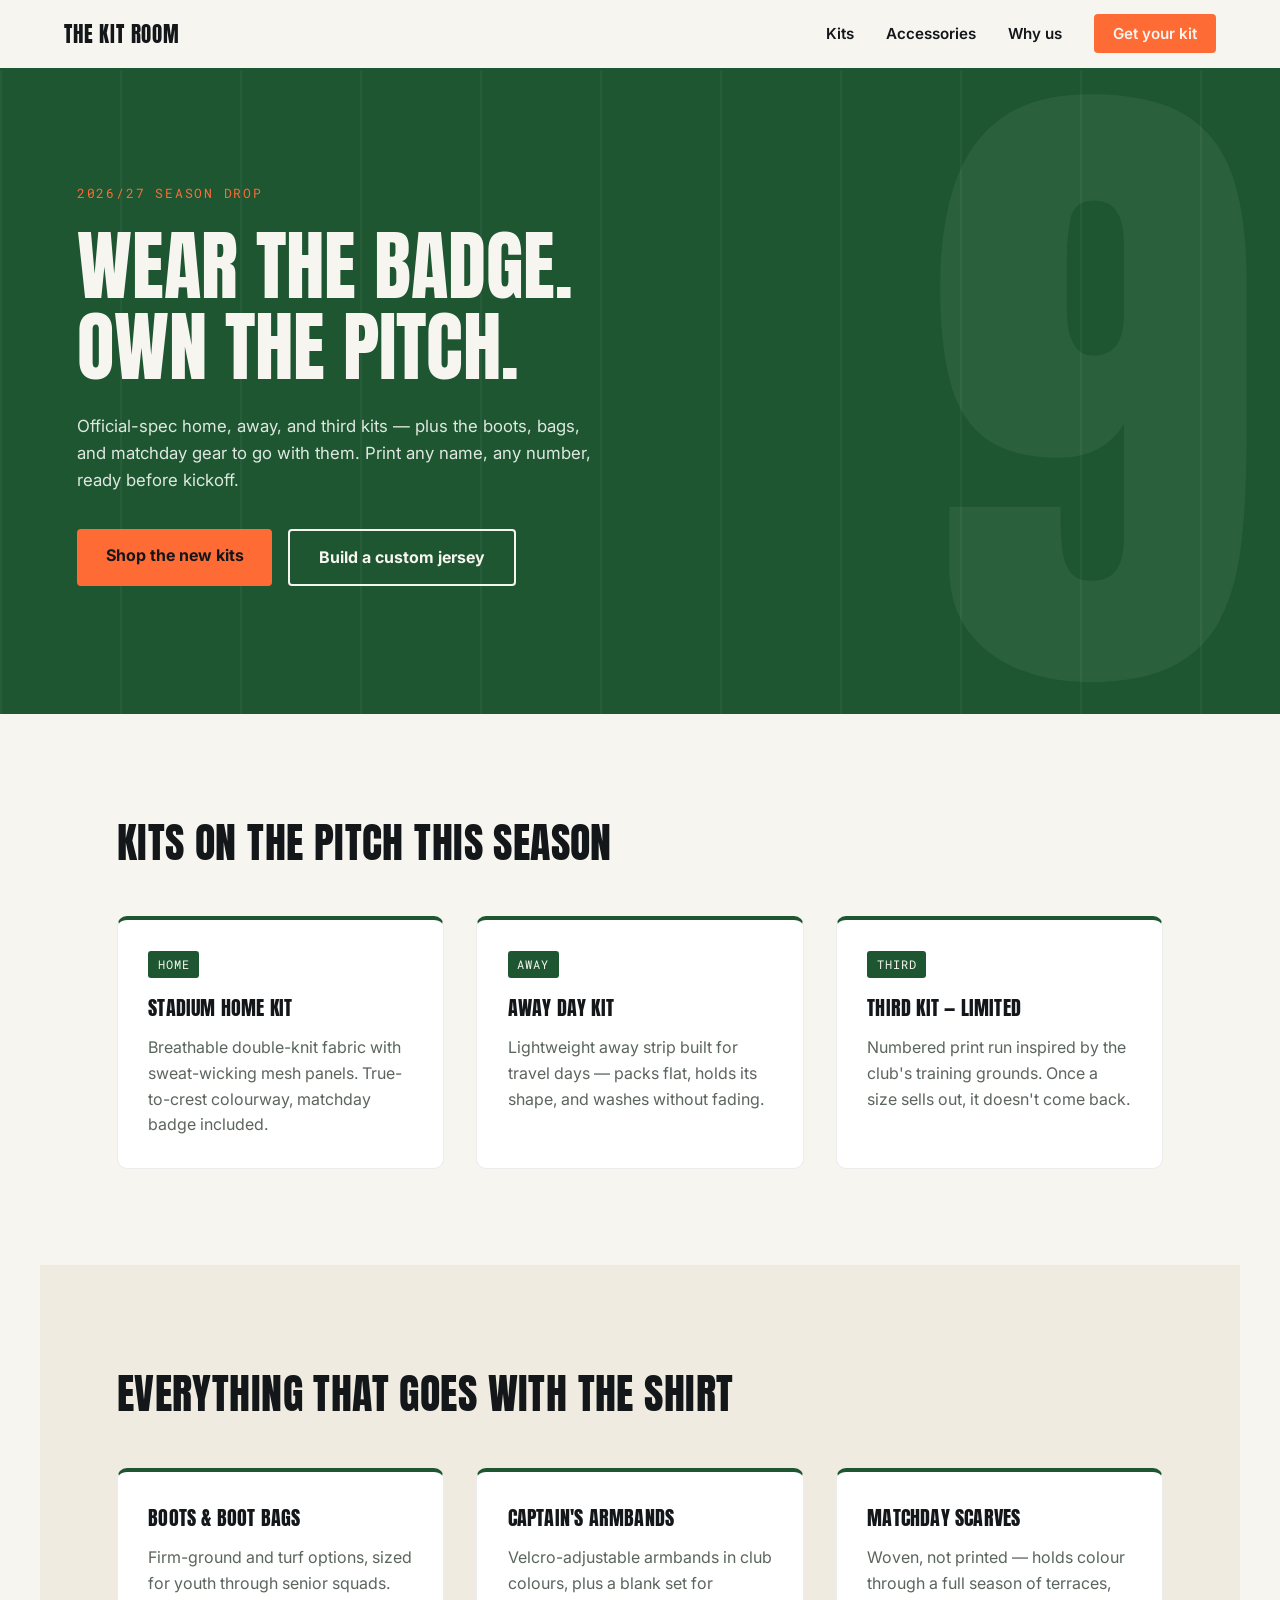
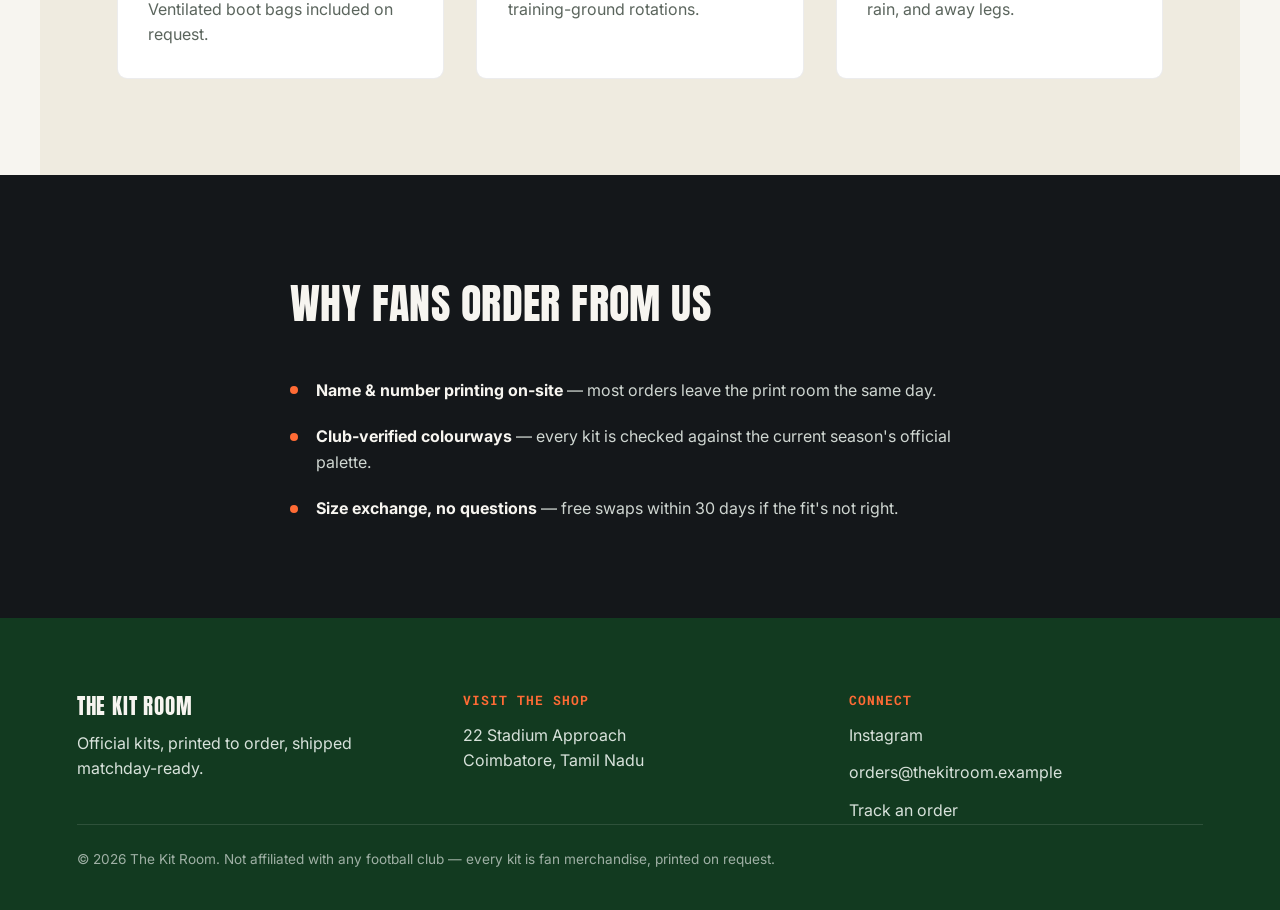
<file: footballjersey-landingpage/index.html>
<!DOCTYPE html>
<html lang="en">
<head>
<meta charset="UTF-8">
<meta name="viewport" content="width=device-width, initial-scale=1.0">
<meta name="description" content="The Kit Room offers football jerseys, custom printing, and matchday accessories for the latest season.">
<meta name="theme-color" content="#1E5631">
<link rel="canonical" href="https://harikaran-07.github.io/footballjersey-landingpage/">
<title>The Kit Room — Football Jerseys &amp; Match Gear</title>
<link rel="preconnect" href="https://fonts.googleapis.com">
<link rel="preconnect" href="https://fonts.gstatic.com" crossorigin>
<link href="https://fonts.googleapis.com/css2?family=Anton&family=Inter:wght@400;500;600;700&family=Roboto+Mono:wght@500&display=swap" rel="stylesheet">
<link rel="stylesheet" href="./styles.css">
</head>
<body>

<nav class="navbar">
  <a href="#top" class="brand">THE KIT ROOM</a>
  <ul class="nav-links">
    <li><a href="#kits">Kits</a></li>
    <li><a href="#accessories">Accessories</a></li>
    <li><a href="#why">Why us</a></li>
    <li><a href="#contact" class="nav-cta">Get your kit</a></li>
  </ul>
</nav>

<header id="top" class="hero">
  <span class="hero-number" aria-hidden="true">9</span>
  <p class="eyebrow">2026/27 Season Drop</p>
  <h1>Wear the badge.<br>Own the pitch.</h1>
  <p class="hero-sub">Official-spec home, away, and third kits — plus the boots, bags, and matchday gear to go with them. Print any name, any number, ready before kickoff.</p>
  <div class="hero-actions">
    <a href="#kits" class="cta-button">Shop the new kits</a>
    <a href="#contact" class="cta-ghost">Build a custom jersey</a>
  </div>
</header>

<section id="kits" class="section">
  <h2 class="section-title">Kits on the pitch this season</h2>
  <div class="feature-grid">
    <article class="feature-card">
      <div class="card-tag">Home</div>
      <h3>Stadium Home Kit</h3>
      <p>Breathable double-knit fabric with sweat-wicking mesh panels. True-to-crest colourway, matchday badge included.</p>
    </article>
    <article class="feature-card">
      <div class="card-tag">Away</div>
      <h3>Away Day Kit</h3>
      <p>Lightweight away strip built for travel days — packs flat, holds its shape, and washes without fading.</p>
    </article>
    <article class="feature-card">
      <div class="card-tag">Third</div>
      <h3>Third Kit — Limited</h3>
      <p>Numbered print run inspired by the club's training grounds. Once a size sells out, it doesn't come back.</p>
    </article>
  </div>
</section>

<section id="accessories" class="section accessories">
  <h2 class="section-title">Everything that goes with the shirt</h2>
  <div class="feature-grid">
    <article class="feature-card">
      <h3>Boots &amp; Boot Bags</h3>
      <p>Firm-ground and turf options, sized for youth through senior squads. Ventilated boot bags included on request.</p>
    </article>
    <article class="feature-card">
      <h3>Captain's Armbands</h3>
      <p>Velcro-adjustable armbands in club colours, plus a blank set for training-ground rotations.</p>
    </article>
    <article class="feature-card">
      <h3>Matchday Scarves</h3>
      <p>Woven, not printed — holds colour through a full season of terraces, rain, and away legs.</p>
    </article>
  </div>
</section>

<section id="why" class="why">
  <div class="why-inner">
    <h2 class="section-title">Why fans order from us</h2>
    <ul class="why-list">
      <li><strong>Name &amp; number printing on-site</strong> — most orders leave the print room the same day.</li>
      <li><strong>Club-verified colourways</strong> — every kit is checked against the current season's official palette.</li>
      <li><strong>Size exchange, no questions</strong> — free swaps within 30 days if the fit's not right.</li>
    </ul>
  </div>
</section>

<footer id="contact" class="site-footer">
  <div class="footer-grid">
    <div>
      <p class="brand footer-brand">THE KIT ROOM</p>
      <p>Official kits, printed to order, shipped matchday-ready.</p>
    </div>
    <div>
      <h4>Visit the shop</h4>
      <p>22 Stadium Approach<br>Coimbatore, Tamil Nadu</p>
    </div>
    <div>
      <h4>Connect</h4>
      <ul class="footer-links">
        <li><a href="https://www.instagram.com/" target="_blank" rel="noopener noreferrer">Instagram</a></li>
        <li><a href="mailto:orders@thekitroom.example">orders@thekitroom.example</a></li>
        <li><a href="#contact">Track an order</a></li>
      </ul>
    </div>
  </div>
  <p class="footer-note">© 2026 The Kit Room. Not affiliated with any football club — every kit is fan merchandise, printed on request.</p>
</footer>

</body>
</html>
</file>
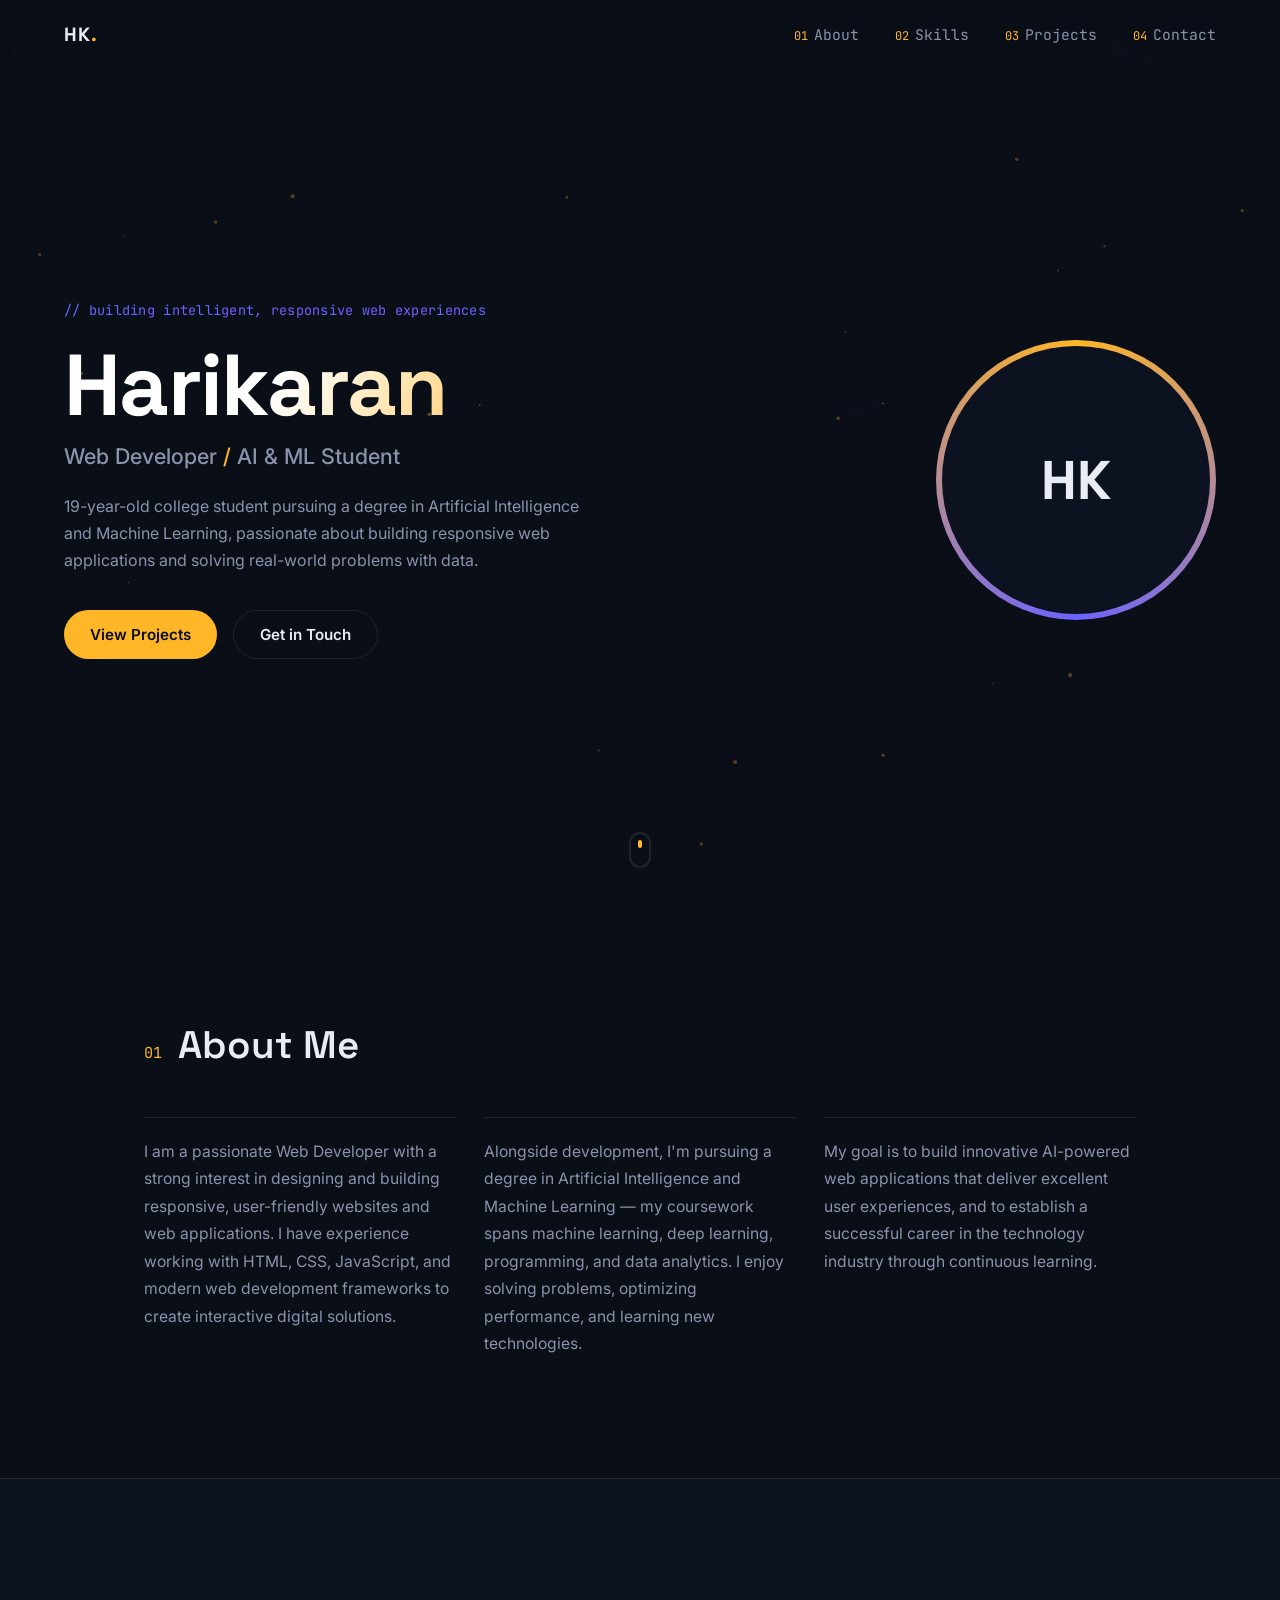
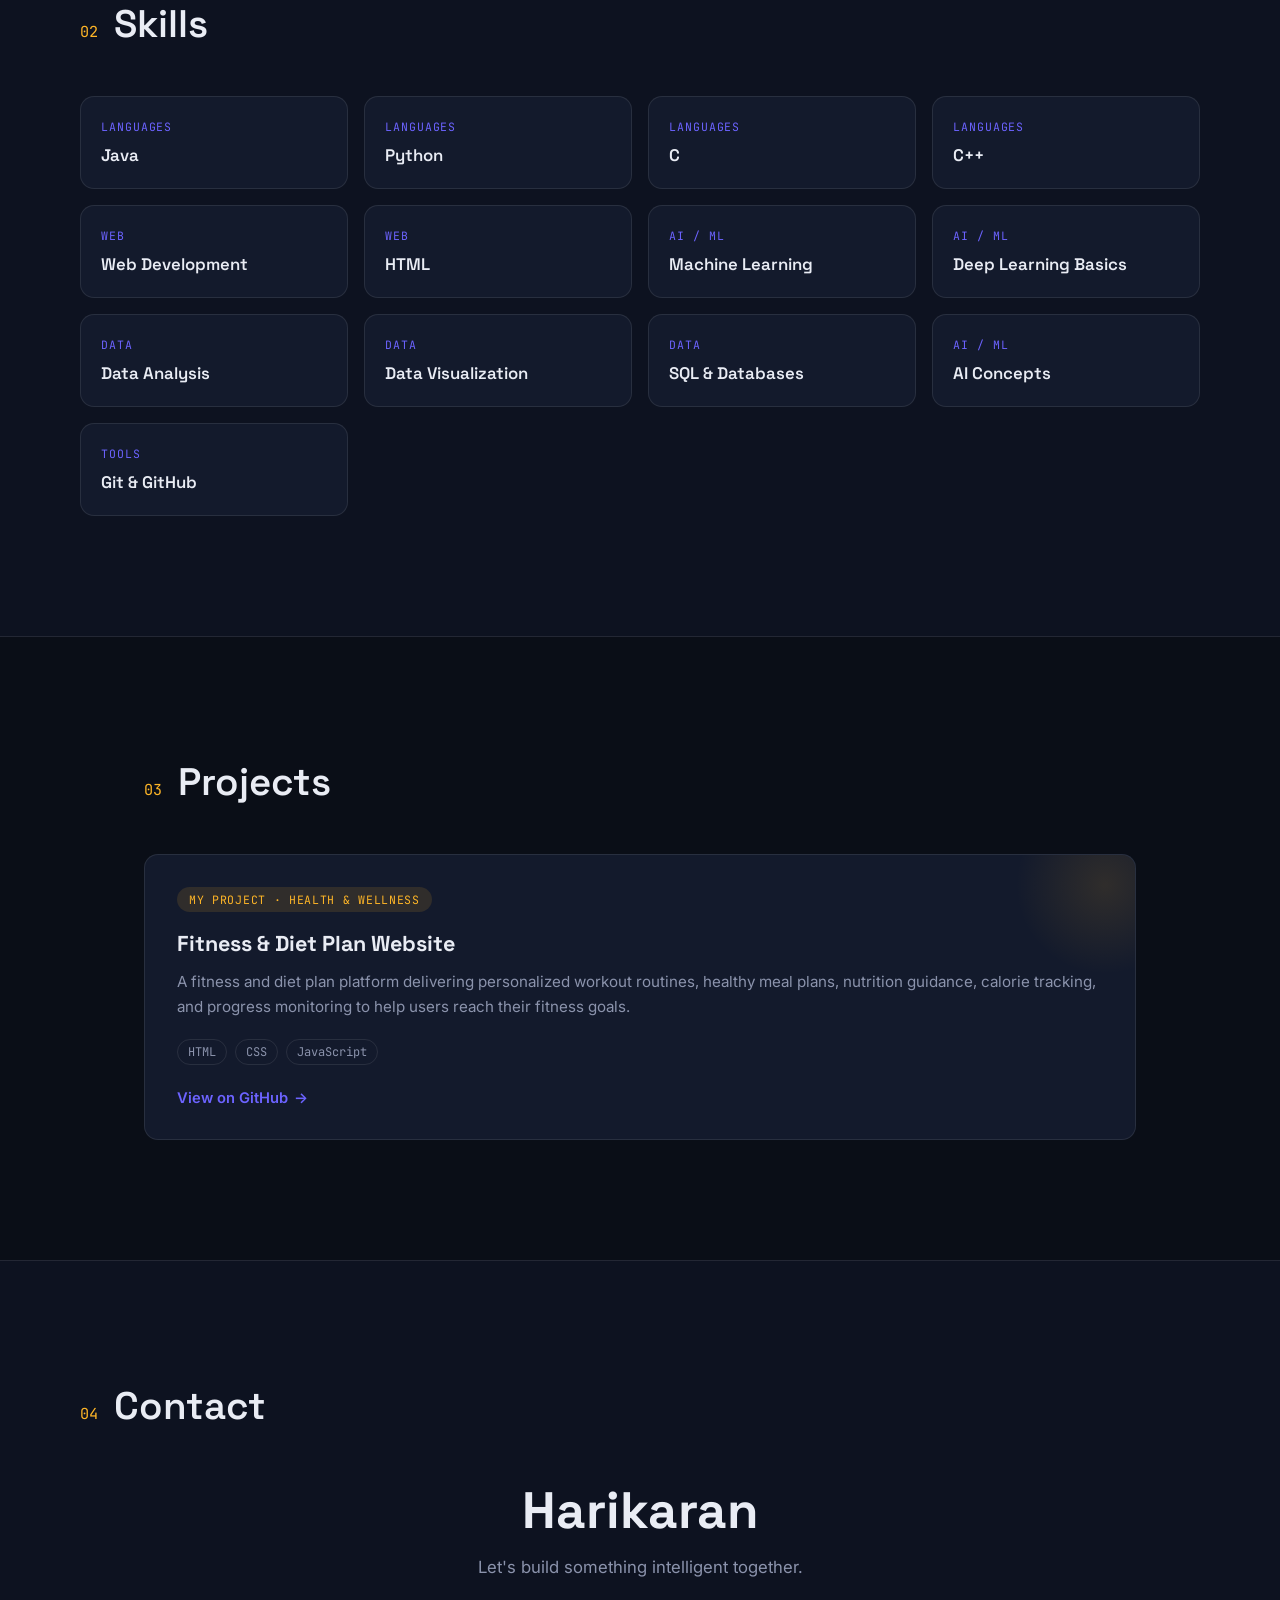
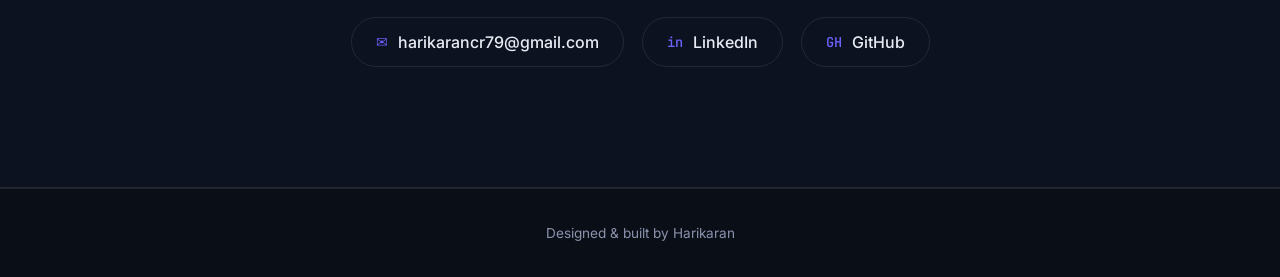
<file: harikaran-portfolio/index.html>
<!DOCTYPE html>
<html lang="en">
<head>
<meta charset="UTF-8">
<meta name="viewport" content="width=device-width, initial-scale=1.0">
<title>Harikaran — AIML Student & Web Developer</title>
<link rel="preconnect" href="https://fonts.googleapis.com">
<link rel="preconnect" href="https://fonts.gstatic.com" crossorigin>
<link href="https://fonts.googleapis.com/css2?family=Space+Grotesk:wght@400;500;600;700&family=Inter:wght@400;500;600&family=JetBrains+Mono:wght@400;500&display=swap" rel="stylesheet">
<link rel="stylesheet" href="styles.css">
</head>
<body>

<!-- background node graph canvas -->
<canvas id="nodeCanvas"></canvas>

<!-- NAV -->
<header class="nav" id="nav">
  <a href="#hero" class="nav__brand">HK<span class="dot">.</span></a>
  <button class="nav__toggle" id="navToggle" aria-label="Toggle menu">
    <span></span><span></span><span></span>
  </button>
  <nav class="nav__links" id="navLinks">
    <a href="#about" data-idx="01">About</a>
    <a href="#skills" data-idx="02">Skills</a>
    <a href="#projects" data-idx="03">Projects</a>
    <a href="#contact" data-idx="04">Contact</a>
  </nav>
</header>

<!-- HERO -->
<section class="hero" id="hero">
  <div class="hero__inner">
    <p class="hero__eyebrow">// building intelligent, responsive web experiences</p>
    <h1 class="hero__name">Harikaran</h1>
    <p class="hero__role">Web Developer <span class="hero__slash">/</span> AI &amp; ML Student</p>
    <p class="hero__bio">19-year-old college student pursuing a degree in Artificial Intelligence and Machine Learning, passionate about building responsive web applications and solving real-world problems with data.</p>
    <div class="hero__cta">
      <a href="#projects" class="btn btn--primary">View Projects</a>
      <a href="#contact" class="btn btn--ghost">Get in Touch</a>
    </div>
  </div>
  <div class="hero__avatar">
    <div class="avatar-ring">
      <div class="avatar-placeholder">HK</div>
    </div>
  </div>
  <a href="#about" class="scroll-cue" aria-label="Scroll down"><span></span></a>
</section>

<!-- ABOUT -->
<section class="section" id="about">
  <div class="section__head">
    <span class="section__index">01</span>
    <h2 class="section__title">About Me</h2>
  </div>
  <div class="about__grid">
    <p class="about__text">
      I am a passionate Web Developer with a strong interest in designing and building responsive, user-friendly websites and web applications. I have experience working with HTML, CSS, JavaScript, and modern web development frameworks to create interactive digital solutions.
    </p>
    <p class="about__text">
      Alongside development, I'm pursuing a degree in Artificial Intelligence and Machine Learning — my coursework spans machine learning, deep learning, programming, and data analytics. I enjoy solving problems, optimizing performance, and learning new technologies.
    </p>
    <p class="about__text">
      My goal is to build innovative AI-powered web applications that deliver excellent user experiences, and to establish a successful career in the technology industry through continuous learning.
    </p>
  </div>
</section>

<!-- SKILLS -->
<section class="section section--alt" id="skills">
  <div class="section__head">
    <span class="section__index">02</span>
    <h2 class="section__title">Skills</h2>
  </div>
  <div class="skills__grid">
    <div class="skill-card"><span class="skill-card__label">Languages</span><h3>Java</h3></div>
    <div class="skill-card"><span class="skill-card__label">Languages</span><h3>Python</h3></div>
    <div class="skill-card"><span class="skill-card__label">Languages</span><h3>C</h3></div>
    <div class="skill-card"><span class="skill-card__label">Languages</span><h3>C++</h3></div>
    <div class="skill-card"><span class="skill-card__label">Web</span><h3>Web Development</h3></div>
    <div class="skill-card"><span class="skill-card__label">Web</span><h3>HTML</h3></div>
    <div class="skill-card"><span class="skill-card__label">AI / ML</span><h3>Machine Learning</h3></div>
    <div class="skill-card"><span class="skill-card__label">AI / ML</span><h3>Deep Learning Basics</h3></div>
    <div class="skill-card"><span class="skill-card__label">Data</span><h3>Data Analysis</h3></div>
    <div class="skill-card"><span class="skill-card__label">Data</span><h3>Data Visualization</h3></div>
    <div class="skill-card"><span class="skill-card__label">Data</span><h3>SQL &amp; Databases</h3></div>
    <div class="skill-card"><span class="skill-card__label">AI / ML</span><h3>AI Concepts</h3></div>
    <div class="skill-card"><span class="skill-card__label">Tools</span><h3>Git &amp; GitHub</h3></div>
  </div>
</section>

<!-- PROJECTS -->
<section class="section" id="projects">
  <div class="section__head">
    <span class="section__index">03</span>
    <h2 class="section__title">Projects</h2>
  </div>
  <div class="projects__grid">

    <article class="project-card">
      <div class="project-card__glow"></div>
      <span class="project-card__tag">My Project · Health &amp; Wellness</span>
      <h3>Fitness &amp; Diet Plan Website</h3>
      <p>A fitness and diet plan platform delivering personalized workout routines, healthy meal plans, nutrition guidance, calorie tracking, and progress monitoring to help users reach their fitness goals.</p>
      <div class="project-card__tags">
        <span>HTML</span><span>CSS</span><span>JavaScript</span>
      </div>
      <a href="https://github.com/harikaran-07/FITNESS-TRACKER.git" class="project-card__link">View on GitHub <span aria-hidden="true">→</span></a>
    </article>

  </div>
</section>

<!-- CONTACT -->
<section class="section section--alt" id="contact">
  <div class="section__head">
    <span class="section__index">04</span>
    <h2 class="section__title">Contact</h2>
  </div>
  <div class="contact__wrap">
    <h3 class="contact__name">Harikaran</h3>
    <p class="contact__prompt">Let's build something intelligent together.</p>
    <div class="contact__links">
      <a href="mailto:harikarancr79@gmail.com" class="contact__item">
        <span class="contact__icon">✉</span>
        <span>harikarancr79@gmail.com</span>
      </a>
      <a href="https://www.linkedin.com/in/hari-karan-78020a390?utm_source=share_via&utm_content=profile&utm_medium=member_android" target="_blank" rel="noopener noreferrer" class="contact__item">
        <span class="contact__icon">in</span>
        <span>LinkedIn</span>
      </a>
      <a href="https://github.com/harikaran-07" target="_blank" rel="noopener noreferrer" class="contact__item">
        <span class="contact__icon">GH</span>
        <span>GitHub</span>
      </a>
    </div>
  </div>
</section>

<footer class="footer">
  <p>Designed &amp; built by Harikaran</p>
</footer>

<script src="script.js"></script>
</body>
</html>
</file>
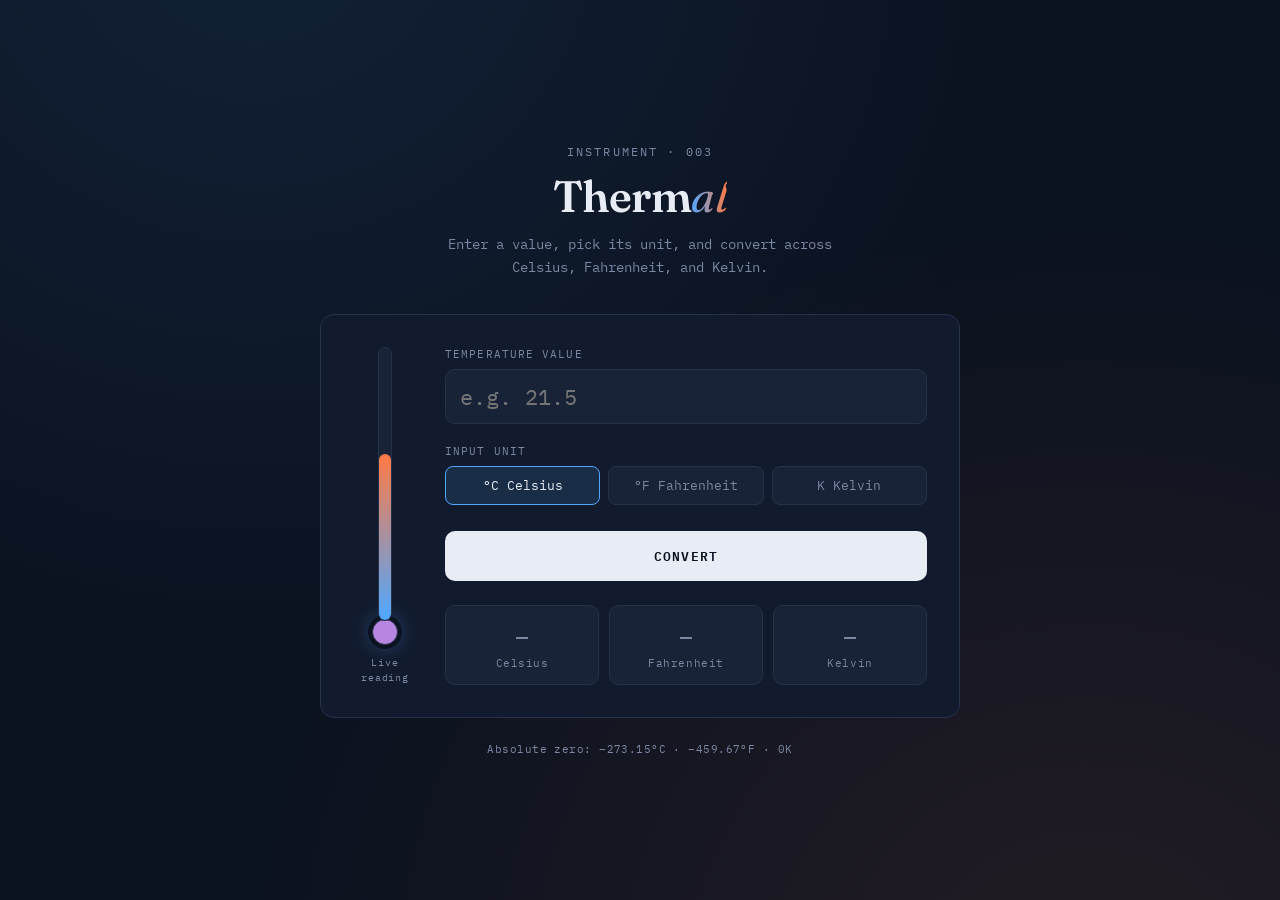
<file: temperature-converter/index.html>
<!DOCTYPE html>
<html lang="en">
<head>
<meta charset="UTF-8">
<meta name="viewport" content="width=device-width, initial-scale=1.0">
<title>Thermal — Temperature Converter</title>
<link rel="preconnect" href="https://fonts.googleapis.com">
<link href="https://fonts.googleapis.com/css2?family=Fraunces:opsz,wght@9..144,400;9..144,600;9..144,700&family=IBM+Plex+Mono:wght@400;500;600&display=swap" rel="stylesheet">
<link rel="stylesheet" href="styles.css">
</head>
<body>

<div class="page">
  <header>
    <div class="eyebrow">Instrument · 003</div>
    <h1>Therm<span class="accent">al</span></h1>
    <p class="sub">Enter a value, pick its unit, and convert across Celsius, Fahrenheit, and Kelvin.</p>
  </header>

  <div class="card">
    <div class="gauge-col">
      <div class="gauge">
        <div class="gauge-fill" id="gaugeFill"></div>
      </div>
      <div class="gauge-bulb" id="gaugeBulb"></div>
      <div class="gauge-label">Live<br>reading</div>
    </div>

    <div class="form-col">
      <div class="field">
        <label for="tempInput">Temperature value</label>
        <input type="text" id="tempInput" inputmode="decimal" placeholder="e.g. 21.5" autocomplete="off">
        <div class="error-msg" id="errorMsg"></div>
      </div>

      <div class="field">
        <label>Input unit</label>
        <div class="unit-row" id="unitRow">
          <button type="button" class="unit-btn active" data-unit="C">°C Celsius</button>
          <button type="button" class="unit-btn" data-unit="F">°F Fahrenheit</button>
          <button type="button" class="unit-btn" data-unit="K">K Kelvin</button>
        </div>
      </div>

      <button class="convert" id="convertBtn">Convert</button>

      <div class="results" id="results">
        <div class="result hidden-state" data-target="C">
          <div class="val" id="outC">—</div>
          <div class="unit">Celsius</div>
        </div>
        <div class="result hidden-state" data-target="F">
          <div class="val" id="outF">—</div>
          <div class="unit">Fahrenheit</div>
        </div>
        <div class="result hidden-state" data-target="K">
          <div class="val" id="outK">—</div>
          <div class="unit">Kelvin</div>
        </div>
      </div>
    </div>
  </div>

  <footer>Absolute zero: −273.15°C · −459.67°F · 0K</footer>
</div>

<script>
(function(){
  var input = document.getElementById('tempInput');
  var errorMsg = document.getElementById('errorMsg');
  var convertBtn = document.getElementById('convertBtn');
  var unitButtons = document.querySelectorAll('.unit-btn');
  var results = document.getElementById('results');
  var outC = document.getElementById('outC');
  var outF = document.getElementById('outF');
  var outK = document.getElementById('outK');
  var gaugeFill = document.getElementById('gaugeFill');
  var gaugeBulb = document.getElementById('gaugeBulb');

  var currentUnit = 'C';

  unitButtons.forEach(function(btn){
    btn.addEventListener('click', function(){
      unitButtons.forEach(function(b){ b.classList.remove('active'); });
      btn.classList.add('active');
      currentUnit = btn.getAttribute('data-unit');
    });
  });

  function toCelsius(value, unit){
    if(unit === 'C') return value;
    if(unit === 'F') return (value - 32) * 5/9;
    if(unit === 'K') return value - 273.15;
  }

  function fromCelsius(c){
    return {
      C: c,
      F: c * 9/5 + 32,
      K: c + 273.15
    };
  }

  function formatVal(n){
    var rounded = Math.round(n * 100) / 100;
    return (rounded === 0 ? 0 : rounded).toString();
  }

  function showError(msg){
    errorMsg.textContent = msg;
    errorMsg.classList.add('show');
    input.classList.add('invalid');
    resetResults();
  }

  function clearError(){
    errorMsg.classList.remove('show');
    errorMsg.textContent = '';
    input.classList.remove('invalid');
  }

  function resetResults(){
    [outC, outF, outK].forEach(function(el){ el.textContent = '—'; });
    results.querySelectorAll('.result').forEach(function(r){ r.classList.add('hidden-state'); });
  }

  function updateGauge(celsius){
    // Map a practical human-relevant range for the visual fill: -40C to 60C
    var min = -40, max = 60;
    var clamped = Math.max(min, Math.min(max, celsius));
    var pct = ((clamped - min) / (max - min)) * 100;
    var isMobile = window.matchMedia('(max-width:480px)').matches;
    if(isMobile){
      gaugeFill.style.width = pct + '%';
    } else {
      gaugeFill.style.height = pct + '%';
    }
    var hue = celsius <= 0 ? '#4FA8FF' : (celsius >= 37 ? '#FF7A45' : '#B885E0');
    gaugeBulb.style.background = hue;
  }

  function runConversion(){
    var raw = input.value.trim();

    if(raw === ''){
      showError('Enter a temperature value to convert.');
      return;
    }

    if(!/^-?\d*\.?\d+$/.test(raw)){
      showError('That doesn\'t look like a number. Use digits only, e.g. -12 or 98.6.');
      return;
    }

    var value = parseFloat(raw);
    var celsius = toCelsius(value, currentUnit);

    if(celsius < -273.15){
      showError('That\'s below absolute zero (−273.15°C). No object can be colder than this — check your value.');
      return;
    }

    clearError();

    var all = fromCelsius(celsius);
    outC.textContent = formatVal(all.C) + '°';
    outF.textContent = formatVal(all.F) + '°';
    outK.textContent = formatVal(all.K);

    results.querySelectorAll('.result').forEach(function(r){ r.classList.remove('hidden-state'); });

    updateGauge(celsius);
  }

  convertBtn.addEventListener('click', runConversion);

  input.addEventListener('keydown', function(e){
    if(e.key === 'Enter'){
      runConversion();
    }
  });

  input.addEventListener('input', function(){
    if(errorMsg.classList.contains('show')){
      clearError();
    }
  });

  // initialize gauge at a neutral room-temperature-ish state
  updateGauge(21);
})();
</script>

</body>
</html>
</file>
<file: footballjersey-landingpage/styles.css>
:root {
  --turf: #1E5631;
  --turf-dark: #123A20;
  --chalk: #F7F5F0;
  --net-black: #14171A;
  --boot-orange: #FF6B35;
  --slate: #5B655D;

  --font-display: "Anton", sans-serif;
  --font-body: "Inter", sans-serif;
  --font-mono: "Roboto Mono", monospace;
}

* { box-sizing: border-box; margin: 0; padding: 0; }
html { scroll-behavior: smooth; }

body {
  background: var(--chalk);
  color: var(--net-black);
  font-family: var(--font-body);
  line-height: 1.6;
  -webkit-font-smoothing: antialiased;
}

a { color: inherit; text-decoration: none; }

:focus-visible {
  outline: 2px solid var(--boot-orange);
  outline-offset: 3px;
}

.section-title {
  font-family: var(--font-display);
  font-weight: 400;
  font-size: clamp(1.8rem, 3.4vw, 2.6rem);
  letter-spacing: 0.01em;
  text-transform: uppercase;
  margin-bottom: 2.5rem;
}

/* Navbar */
.navbar {
  position: sticky;
  top: 0;
  z-index: 100;
  display: flex;
  justify-content: space-between;
  align-items: center;
  padding: 1.1rem 5%;
  background: rgba(247, 245, 240, 0.94);
  backdrop-filter: blur(8px);
  border-bottom: 3px solid var(--turf);
}

.brand {
  font-family: var(--font-display);
  font-size: 1.3rem;
  letter-spacing: 0.04em;
}

.nav-links {
  list-style: none;
  display: flex;
  align-items: center;
  gap: 2rem;
  font-size: 0.95rem;
  font-weight: 600;
}

.nav-links a:hover { color: var(--turf); }

.nav-cta {
  background: var(--boot-orange);
  color: var(--chalk) !important;
  padding: 0.6rem 1.2rem;
  border-radius: 4px;
}

.nav-cta:hover { background: #e85a26; }

/* Hero */
.hero {
  position: relative;
  background: var(--turf);
  color: var(--chalk);
  padding: 7rem 6% 8rem;
  overflow: hidden;
  background-image:
    repeating-linear-gradient(90deg, rgba(255,255,255,0.04) 0 2px, transparent 2px 120px);
}

.hero-number {
  position: absolute;
  right: 2%;
  top: 50%;
  transform: translateY(-50%);
  font-family: var(--font-display);
  font-size: 42rem;
  line-height: 1;
  color: rgba(255, 255, 255, 0.06);
  pointer-events: none;
  user-select: none;
}

.eyebrow {
  position: relative;
  font-family: var(--font-mono);
  font-size: 0.8rem;
  text-transform: uppercase;
  letter-spacing: 0.14em;
  color: var(--boot-orange);
  margin-bottom: 1.4rem;
}

.hero h1 {
  position: relative;
  font-family: var(--font-display);
  font-weight: 400;
  text-transform: uppercase;
  font-size: clamp(2.6rem, 6.5vw, 4.8rem);
  line-height: 1.05;
  max-width: 14ch;
}

.hero-sub {
  position: relative;
  max-width: 48ch;
  margin-top: 1.6rem;
  color: #dfe8e0;
  font-size: 1.05rem;
}

.hero-actions {
  position: relative;
  display: flex;
  gap: 1rem;
  margin-top: 2.2rem;
  flex-wrap: wrap;
}

.cta-button {
  display: inline-block;
  background: var(--boot-orange);
  color: var(--net-black);
  font-weight: 700;
  padding: 0.9rem 1.8rem;
  border-radius: 4px;
  transition: background 0.2s ease, transform 0.2s ease;
}

.cta-button:hover { background: #ff8459; transform: translateY(-2px); }

.cta-ghost {
  display: inline-block;
  border: 2px solid var(--chalk);
  color: var(--chalk);
  font-weight: 700;
  padding: 0.85rem 1.8rem;
  border-radius: 4px;
  transition: background 0.2s ease, color 0.2s ease;
}

.cta-ghost:hover { background: var(--chalk); color: var(--turf); }

/* Sections */
.section {
  padding: 6rem 6%;
  max-width: 1200px;
  margin: 0 auto;
}

.feature-grid {
  display: grid;
  grid-template-columns: repeat(3, 1fr);
  gap: 2rem;
}

.feature-card {
  background: #fff;
  border: 1px solid rgba(20, 23, 26, 0.08);
  border-radius: 10px;
  padding: 1.9rem;
  border-top: 4px solid var(--turf);
}

.card-tag {
  display: inline-block;
  font-family: var(--font-mono);
  font-size: 0.75rem;
  text-transform: uppercase;
  letter-spacing: 0.08em;
  background: var(--turf);
  color: var(--chalk);
  padding: 0.25rem 0.6rem;
  border-radius: 3px;
  margin-bottom: 0.9rem;
}

.feature-card h3 {
  font-family: var(--font-display);
  font-weight: 400;
  text-transform: uppercase;
  font-size: 1.25rem;
  letter-spacing: 0.01em;
  margin-bottom: 0.7rem;
}

.feature-card p { color: var(--slate); }

.accessories { background: #EFEBE0; }

/* Why us */
.why {
  background: var(--net-black);
  color: var(--chalk);
  padding: 6rem 6%;
}

.why .section-title { color: var(--chalk); }

.why-inner { max-width: 700px; margin: 0 auto; }

.why-list { list-style: none; display: grid; gap: 1.3rem; }

.why-list li {
  padding-left: 1.6rem;
  position: relative;
  color: #cfd6d1;
}

.why-list li::before {
  content: "";
  position: absolute;
  left: 0;
  top: 0.55em;
  width: 8px;
  height: 8px;
  background: var(--boot-orange);
  border-radius: 50%;
}

.why-list strong { color: var(--chalk); }

/* Footer */
.site-footer {
  background: var(--turf-dark);
  color: #d8e2db;
  padding: 4.5rem 6% 2.5rem;
}

.footer-grid {
  display: grid;
  gap: 2rem;
  grid-template-columns: repeat(3, minmax(180px, 1fr));
  align-items: start;
  max-width: 1200px;
  margin: 0 auto;
}

.footer-brand { color: var(--chalk); margin-bottom: 0.5rem; }

.site-footer h4 {
  font-family: var(--font-mono);
  font-size: 0.8rem;
  text-transform: uppercase;
  letter-spacing: 0.08em;
  color: var(--boot-orange);
  margin-bottom: 0.8rem;
}

.footer-links {
  list-style: none;
  padding: 0;
  margin: 0;
}

.footer-links li + li {
  margin-top: 0.75rem;
}

.footer-links a:hover { color: var(--boot-orange); }

.footer-note {
  border-top: 1px solid rgba(247, 245, 240, 0.12);
  padding-top: 1.5rem;
  max-width: 1200px;
  margin: 0 auto;
  font-size: 0.85rem;
  color: #9fb0a5;
}

@media (max-width: 900px) {
  .section {
    padding: 4.5rem 5%;
  }

  .feature-grid {
    grid-template-columns: repeat(2, minmax(0, 1fr));
  }
}

@media (max-width: 768px) {
  .nav-links { gap: 1rem; font-size: 0.85rem; }
  .nav-links li:nth-child(1),
  .nav-links li:nth-child(3) { display: none; }
  .hero { padding: 5rem 6% 5rem; }
  .hero-number { font-size: 20rem; opacity: 0.5; }
  .feature-grid { grid-template-columns: 1fr; gap: 1.5rem; }
  .footer-grid { grid-template-columns: 1fr; gap: 2rem; }
}

@media (max-width: 720px) {
  .navbar {
    flex-direction: column;
    align-items: flex-start;
    gap: 1rem;
    padding: 1rem 5%;
  }

  .nav-links {
    flex-wrap: wrap;
    gap: 1rem;
  }

  .hero {
    padding: 5rem 5% 6.5rem;
  }

  .hero-number {
    font-size: clamp(20rem, 30vw, 34rem);
    right: -10%;
  }

  .hero h1 {
    max-width: 100%;
  }

  .hero-actions {
    flex-direction: column;
    align-items: stretch;
  }

  .cta-button,
  .cta-ghost {
    width: 100%;
    text-align: center;
  }

  .site-footer {
    padding: 3.5rem 5% 2rem;
  }

  .footer-grid {
    grid-template-columns: 1fr;
  }
}

@media (max-width: 520px) {
  .hero-number {
    display: none;
  }

  .hero {
    padding: 4.5rem 4% 5rem;
  }

  .nav-links {
    font-size: 0.9rem;
    gap: 0.9rem;
  }
}
</file>
<file: harikaran-portfolio/styles.css>
:root{
  --bg: #0A0E17;
  --bg-alt: #0D1220;
  --surface: #131A2C;
  --surface-2: #171F35;
  --text: #E9ECF4;
  --muted: #8B93AC;
  --accent: #FFB627;
  --accent-soft: rgba(255,182,39,0.12);
  --accent2: #6C63FF;
  --accent2-soft: rgba(108,99,255,0.14);
  --line: rgba(255,255,255,0.09);
  --radius: 14px;
  --maxw: 1120px;
}

*{ box-sizing: border-box; }
html{ scroll-behavior: smooth; }
body{
  margin:0;
  background: var(--bg);
  color: var(--text);
  font-family: 'Inter', sans-serif;
  -webkit-font-smoothing: antialiased;
  overflow-x: hidden;
}
h1,h2,h3{ font-family: 'Space Grotesk', sans-serif; margin:0; }
p{ margin:0; }
a{ color: inherit; text-decoration: none; }
ul{ margin:0; padding:0; }

@media (prefers-reduced-motion: reduce){
  *{ animation: none !important; transition: none !important; }
}

/* Background node canvas */
#nodeCanvas{
  position: fixed;
  inset: 0;
  width: 100%;
  height: 100%;
  z-index: 0;
  opacity: 0.55;
  pointer-events: none;
}

/* NAV */
.nav{
  position: fixed;
  top:0; left:0; right:0;
  z-index: 100;
  display:flex;
  align-items:center;
  justify-content:space-between;
  padding: 22px clamp(20px, 5vw, 64px);
  background: linear-gradient(180deg, rgba(10,14,23,0.9), rgba(10,14,23,0));
  backdrop-filter: blur(6px);
}
.nav__brand{
  font-family:'Space Grotesk', sans-serif;
  font-weight:700;
  font-size: 1.2rem;
  letter-spacing: 0.04em;
}
.nav__brand .dot{ color: var(--accent); }
.nav__links{
  display:flex;
  gap: 36px;
}
.nav__links a{
  position:relative;
  font-size: 0.92rem;
  color: var(--muted);
  font-family: 'JetBrains Mono', monospace;
  transition: color 0.25s ease;
}
.nav__links a::before{
  content: attr(data-idx);
  color: var(--accent);
  margin-right: 6px;
  font-size: 0.75rem;
}
.nav__links a:hover{ color: var(--text); }

.nav__toggle{
  display:none;
  flex-direction: column;
  gap: 5px;
  background:none;
  border:none;
  cursor:pointer;
  padding: 6px;
  z-index: 110;
}
.nav__toggle span{
  width: 22px;
  height: 2px;
  background: var(--text);
  border-radius: 2px;
}

/* HERO */
.hero{
  position:relative;
  z-index:1;
  min-height: 100vh;
  display:flex;
  align-items:center;
  justify-content:space-between;
  gap: 40px;
  padding: 140px clamp(20px, 5vw, 64px) 80px;
  max-width: 1320px;
  margin: 0 auto;
  flex-wrap: wrap;
}
.hero__inner{ max-width: 620px; }
.hero__eyebrow{
  font-family: 'JetBrains Mono', monospace;
  color: var(--accent2);
  font-size: 0.85rem;
  letter-spacing: 0.02em;
  margin-bottom: 22px;
  opacity: 0;
  animation: fadeUp 0.7s ease forwards 0.1s;
}
.hero__name{
  font-size: clamp(3rem, 8vw, 5.4rem);
  font-weight: 700;
  line-height: 1.02;
  letter-spacing: -0.02em;
  background: linear-gradient(120deg, #FFFFFF 40%, var(--accent) 100%);
  -webkit-background-clip: text;
  background-clip: text;
  color: transparent;
  opacity: 0;
  animation: fadeUp 0.7s ease forwards 0.22s;
}
.hero__role{
  margin-top: 14px;
  font-size: clamp(1.05rem, 2.4vw, 1.35rem);
  color: var(--muted);
  font-weight: 500;
  opacity: 0;
  animation: fadeUp 0.7s ease forwards 0.34s;
}
.hero__slash{ color: var(--accent); }
.hero__bio{
  margin-top: 24px;
  font-size: 1rem;
  line-height: 1.7;
  color: var(--muted);
  max-width: 540px;
  opacity: 0;
  animation: fadeUp 0.7s ease forwards 0.46s;
}
.hero__cta{
  margin-top: 36px;
  display:flex;
  gap: 16px;
  flex-wrap: wrap;
  opacity: 0;
  animation: fadeUp 0.7s ease forwards 0.58s;
}
@keyframes fadeUp{
  from{ opacity:0; transform: translateY(18px); }
  to{ opacity:1; transform: translateY(0); }
}

.btn{
  display:inline-flex;
  align-items:center;
  gap: 8px;
  padding: 14px 26px;
  border-radius: 999px;
  font-weight: 600;
  font-size: 0.95rem;
  transition: transform 0.25s ease, box-shadow 0.25s ease, background 0.25s ease;
}
.btn--primary{
  background: var(--accent);
  color: #0A0E17;
}
.btn--primary:hover{
  transform: translateY(-2px);
  box-shadow: 0 10px 30px -8px rgba(255,182,39,0.55);
}
.btn--ghost{
  border: 1px solid var(--line);
  color: var(--text);
}
.btn--ghost:hover{
  border-color: var(--accent2);
  background: var(--accent2-soft);
}

.hero__avatar{
  flex-shrink: 0;
  opacity: 0;
  animation: fadeUp 0.8s ease forwards 0.5s;
}
.avatar-ring{
  width: min(280px, 42vw);
  height: min(280px, 42vw);
  border-radius: 50%;
  padding: 6px;
  background: conic-gradient(from 180deg, var(--accent2), var(--accent), var(--accent2));
  animation: spin 12s linear infinite;
  display:flex;
  align-items:center;
  justify-content:center;
}
@keyframes spin{ to{ transform: rotate(360deg); } }
.avatar-placeholder{
  width: 100%;
  height: 100%;
  border-radius: 50%;
  background: var(--bg-alt);
  display:flex;
  align-items:center;
  justify-content:center;
  font-family: 'Space Grotesk', sans-serif;
  font-size: clamp(2.2rem, 6vw, 3.4rem);
  font-weight: 700;
  color: var(--text);
  animation: counterspin 12s linear infinite;
}
@keyframes counterspin{ to{ transform: rotate(-360deg); } }

.scroll-cue{
  position:absolute;
  bottom: 32px;
  left: 50%;
  transform: translateX(-50%);
  width: 22px;
  height: 36px;
  border: 2px solid var(--line);
  border-radius: 999px;
  display:flex;
  justify-content:center;
  padding-top: 6px;
}
.scroll-cue span{
  width: 4px;
  height: 8px;
  border-radius: 999px;
  background: var(--accent);
  animation: scrollDown 1.8s ease infinite;
}
@keyframes scrollDown{
  0%{ opacity:1; transform: translateY(0); }
  70%{ opacity:0; transform: translateY(10px); }
  100%{ opacity:0; }
}

/* SECTION */
.section{
  position: relative;
  z-index: 1;
  padding: 120px clamp(20px, 5vw, 64px);
  max-width: var(--maxw);
  margin: 0 auto;
}
.section--alt{
  max-width: 100%;
  background: var(--bg-alt);
  border-top: 1px solid var(--line);
  border-bottom: 1px solid var(--line);
}
.section--alt > *{
  max-width: var(--maxw);
  margin-left: auto;
  margin-right: auto;
}
.section__head{
  display:flex;
  align-items: baseline;
  gap: 16px;
  margin-bottom: 48px;
}
.section__index{
  font-family: 'JetBrains Mono', monospace;
  color: var(--accent);
  font-size: 0.95rem;
}
.section__title{
  font-size: clamp(1.8rem, 4vw, 2.4rem);
  font-weight: 600;
}

/* ABOUT */
.about__grid{
  display:grid;
  grid-template-columns: repeat(3, 1fr);
  gap: 28px;
}
.about__text{
  color: var(--muted);
  line-height: 1.75;
  font-size: 0.98rem;
  padding-top: 20px;
  border-top: 1px solid var(--line);
}

/* SKILLS */
.skills__grid{
  display:grid;
  grid-template-columns: repeat(4, 1fr);
  gap: 16px;
}
.skill-card{
  background: var(--surface);
  border: 1px solid var(--line);
  border-radius: var(--radius);
  padding: 22px 20px;
  transition: transform 0.25s ease, border-color 0.25s ease, background 0.25s ease;
}
.skill-card:hover{
  transform: translateY(-4px);
  border-color: var(--accent2);
  background: var(--surface-2);
}
.skill-card__label{
  display:block;
  font-family: 'JetBrains Mono', monospace;
  font-size: 0.72rem;
  text-transform: uppercase;
  letter-spacing: 0.08em;
  color: var(--accent2);
  margin-bottom: 10px;
}
.skill-card h3{
  font-size: 1.05rem;
  font-weight: 600;
}

/* PROJECTS */
.projects__grid{
  display:grid;
  grid-template-columns: repeat(auto-fit, minmax(280px, 1fr));
  gap: 24px;
}
.project-card{
  position: relative;
  background: var(--surface);
  border: 1px solid var(--line);
  border-radius: var(--radius);
  padding: 32px;
  overflow: hidden;
  transition: transform 0.3s ease, border-color 0.3s ease;
}
.project-card:hover{
  transform: translateY(-6px);
  border-color: var(--accent);
}
.project-card--placeholder{
  border-style: dashed;
  opacity: 0.7;
}
.project-card--placeholder .project-card__tag{
  color: var(--muted);
  background: transparent;
  border: 1px solid var(--line);
}
.project-card__glow{
  position:absolute;
  top: -60px; right: -60px;
  width: 180px; height: 180px;
  background: radial-gradient(circle, var(--accent-soft), transparent 70%);
  pointer-events: none;
}
.project-card__tag{
  display:inline-block;
  font-family: 'JetBrains Mono', monospace;
  font-size: 0.72rem;
  text-transform: uppercase;
  letter-spacing: 0.06em;
  color: var(--accent);
  background: var(--accent-soft);
  padding: 5px 12px;
  border-radius: 999px;
  margin-bottom: 18px;
}
.project-card h3{
  font-size: 1.35rem;
  margin-bottom: 12px;
}
.project-card p{
  color: var(--muted);
  line-height: 1.65;
  font-size: 0.95rem;
  margin-bottom: 20px;
}
.project-card__tags{
  display:flex;
  gap: 8px;
  flex-wrap: wrap;
  margin-bottom: 22px;
}
.project-card__tags span{
  font-size: 0.75rem;
  font-family: 'JetBrains Mono', monospace;
  color: var(--muted);
  border: 1px solid var(--line);
  padding: 4px 10px;
  border-radius: 999px;
}
.project-card__link{
  font-weight: 600;
  color: var(--accent2);
  font-size: 0.92rem;
  display:inline-flex;
  align-items:center;
  gap: 6px;
  transition: gap 0.25s ease;
}
.project-card__link:hover{ gap: 12px; }

/* CONTACT */
.contact__wrap{
  text-align: center;
}
.contact__name{
  font-size: clamp(2rem, 6vw, 3.2rem);
  margin-bottom: 14px;
}
.contact__prompt{
  color: var(--muted);
  font-size: 1.05rem;
  margin-bottom: 40px;
}
.contact__links{
  display:flex;
  justify-content:center;
  gap: 18px;
  flex-wrap: wrap;
}
.contact__item{
  display:flex;
  align-items:center;
  gap: 10px;
  padding: 14px 24px;
  border: 1px solid var(--line);
  border-radius: 999px;
  font-weight: 500;
  transition: border-color 0.25s ease, background 0.25s ease, transform 0.25s ease;
}
.contact__item:hover{
  border-color: var(--accent);
  background: var(--accent-soft);
  transform: translateY(-3px);
}
.contact__icon{
  font-family: 'JetBrains Mono', monospace;
  font-size: 0.85rem;
  color: var(--accent2);
}

.footer{
  position: relative;
  z-index: 1;
  text-align:center;
  padding: 36px 20px;
  color: var(--muted);
  font-size: 0.85rem;
  border-top: 1px solid var(--line);
}

/* FOCUS */
a:focus-visible, button:focus-visible{
  outline: 2px solid var(--accent);
  outline-offset: 3px;
}

/* RESPONSIVE */
@media (max-width: 900px){
  .about__grid{ grid-template-columns: 1fr; }
  .skills__grid{ grid-template-columns: repeat(2, 1fr); }
  .projects__grid{ grid-template-columns: 1fr; }
  .hero{ padding-top: 120px; }
}

@media (max-width: 720px){
  .nav__links{
    position: fixed;
    top: 0; right: 0;
    height: 100vh;
    width: min(72vw, 300px);
    background: var(--bg-alt);
    border-left: 1px solid var(--line);
    flex-direction: column;
    justify-content: center;
    align-items: flex-start;
    padding: 40px;
    gap: 28px;
    transform: translateX(100%);
    transition: transform 0.35s ease;
    z-index: 105;
  }
  .nav__links.is-open{ transform: translateX(0); }
  .nav__toggle{ display:flex; }
  .hero{ justify-content:center; text-align:center; }
  .hero__inner{ margin: 0 auto; }
  .hero__cta{ justify-content:center; }
  .hero__bio{ margin-left:auto; margin-right:auto; }
  .skills__grid{ grid-template-columns: 1fr 1fr; }
}

@media (max-width: 480px){
  .skills__grid{ grid-template-columns: 1fr; }
}
</file>
<file: temperature-converter/styles.css>
:root{
  --bg:#0B1220;
  --surface:#121B2E;
  --surface-raised:#182338;
  --line:#26324A;
  --text:#E8ECF4;
  --muted:#7C87A3;
  --cold:#4FA8FF;
  --hot:#FF7A45;
  --danger:#FF5C6C;
  --radius:14px;
}

*{box-sizing:border-box;}

body{
  margin:0;
  min-height:100vh;
  background:
    radial-gradient(ellipse at 20% -10%, rgba(79,168,255,0.10), transparent 55%),
    radial-gradient(ellipse at 85% 110%, rgba(255,122,69,0.10), transparent 55%),
    var(--bg);
  color:var(--text);
  font-family:'IBM Plex Mono', monospace;
  display:flex;
  align-items:center;
  justify-content:center;
  padding:48px 20px;
}

.page{
  width:100%;
  max-width:640px;
}

header{
  text-align:center;
  margin-bottom:36px;
}

.eyebrow{
  font-size:12px;
  letter-spacing:0.18em;
  text-transform:uppercase;
  color:var(--muted);
  margin-bottom:10px;
}

h1{
  font-family:'Fraunces', serif;
  font-weight:600;
  font-size:clamp(32px, 6vw, 44px);
  margin:0 0 10px 0;
  letter-spacing:-0.01em;
}

h1 .accent{
  font-style:italic;
  font-weight:400;
  background:linear-gradient(90deg, var(--cold), var(--hot));
  -webkit-background-clip:text;
  background-clip:text;
  color:transparent;
}

.sub{
  color:var(--muted);
  font-size:14px;
  max-width:420px;
  margin:0 auto;
  line-height:1.6;
}

.card{
  background:var(--surface);
  border:1px solid var(--line);
  border-radius:var(--radius);
  padding:32px;
  display:grid;
  grid-template-columns:64px 1fr;
  gap:28px;
}

/* --- Thermometer signature element --- */
.gauge-col{
  display:flex;
  flex-direction:column;
  align-items:center;
}

.gauge{
  position:relative;
  width:14px;
  flex:1;
  min-height:180px;
  background:var(--surface-raised);
  border:1px solid var(--line);
  border-radius:10px;
  overflow:hidden;
}

.gauge-fill{
  position:absolute;
  bottom:0;
  left:0;
  width:100%;
  height:50%;
  background:linear-gradient(180deg, var(--hot), var(--cold));
  border-radius:10px;
  transition:height 0.5s cubic-bezier(.4,0,.2,1), background 0.5s ease;
}

.gauge-bulb{
  width:26px;
  height:26px;
  border-radius:50%;
  background:var(--cold);
  border:1px solid var(--line);
  margin-top:-2px;
  transition:background 0.5s ease;
  box-shadow:0 0 0 4px var(--bg), 0 0 18px 2px rgba(79,168,255,0.35);
}

.gauge-label{
  font-size:10px;
  color:var(--muted);
  letter-spacing:0.08em;
  margin-top:10px;
  text-align:center;
  line-height:1.5;
}

/* --- Form --- */
.field{
  margin-bottom:20px;
}

label{
  display:block;
  font-size:11px;
  letter-spacing:0.1em;
  text-transform:uppercase;
  color:var(--muted);
  margin-bottom:8px;
}

input[type="text"]{
  width:100%;
  background:var(--surface-raised);
  border:1px solid var(--line);
  color:var(--text);
  font-family:'IBM Plex Mono', monospace;
  font-size:22px;
  padding:12px 14px;
  border-radius:10px;
  outline:none;
  transition:border-color 0.2s ease, box-shadow 0.2s ease;
}

input[type="text"]:focus{
  border-color:var(--cold);
  box-shadow:0 0 0 3px rgba(79,168,255,0.18);
}

input[type="text"].invalid{
  border-color:var(--danger);
}

input[type="text"].invalid:focus{
  box-shadow:0 0 0 3px rgba(255,92,108,0.18);
}

.unit-row{
  display:flex;
  gap:8px;
}

.unit-btn{
  flex:1;
  background:var(--surface-raised);
  border:1px solid var(--line);
  color:var(--muted);
  font-family:'IBM Plex Mono', monospace;
  font-size:13px;
  padding:10px 8px;
  border-radius:8px;
  cursor:pointer;
  transition:all 0.15s ease;
}

.unit-btn:hover{
  border-color:var(--cold);
  color:var(--text);
}

.unit-btn.active{
  background:rgba(79,168,255,0.12);
  border-color:var(--cold);
  color:var(--text);
}

.error-msg{
  display:none;
  color:var(--danger);
  font-size:12px;
  margin-top:8px;
  line-height:1.5;
}

.error-msg.show{
  display:block;
}

button.convert{
  width:100%;
  margin-top:6px;
  background:var(--text);
  color:var(--bg);
  border:none;
  font-family:'IBM Plex Mono', monospace;
  font-weight:600;
  font-size:13px;
  letter-spacing:0.08em;
  text-transform:uppercase;
  padding:14px;
  border-radius:10px;
  cursor:pointer;
  transition:opacity 0.15s ease, transform 0.1s ease;
}

button.convert:hover{
  opacity:0.88;
}

button.convert:active{
  transform:scale(0.99);
}

.results{
  margin-top:24px;
  display:grid;
  grid-template-columns:repeat(3, 1fr);
  gap:10px;
}

.result{
  background:var(--surface-raised);
  border:1px solid var(--line);
  border-radius:10px;
  padding:14px 10px;
  text-align:center;
}

.result .val{
  font-size:20px;
  font-weight:600;
}

.result .unit{
  font-size:11px;
  color:var(--muted);
  margin-top:4px;
  letter-spacing:0.05em;
}

.result.hidden-state .val{
  color:var(--muted);
}

footer{
  text-align:center;
  margin-top:24px;
  color:var(--muted);
  font-size:11px;
  letter-spacing:0.04em;
}

@media (max-width:480px){
  .card{
    grid-template-columns:1fr;
    padding:24px;
  }
  .gauge-col{
    flex-direction:row;
    gap:14px;
  }
  .gauge{
    flex:1;
    height:14px;
    min-height:0;
  }
  .gauge-fill{
    height:100% !important;
    width:50%;
    background:linear-gradient(90deg, var(--hot), var(--cold));
  }
  .gauge-bulb{
    margin-top:0;
  }
  .gauge-label{
    display:none;
  }
}

@media (prefers-reduced-motion: reduce){
  .gauge-fill, .gauge-bulb{
    transition:none;
  }
}

:focus-visible{
  outline:2px solid var(--cold);
  outline-offset:2px;
}
</file>
